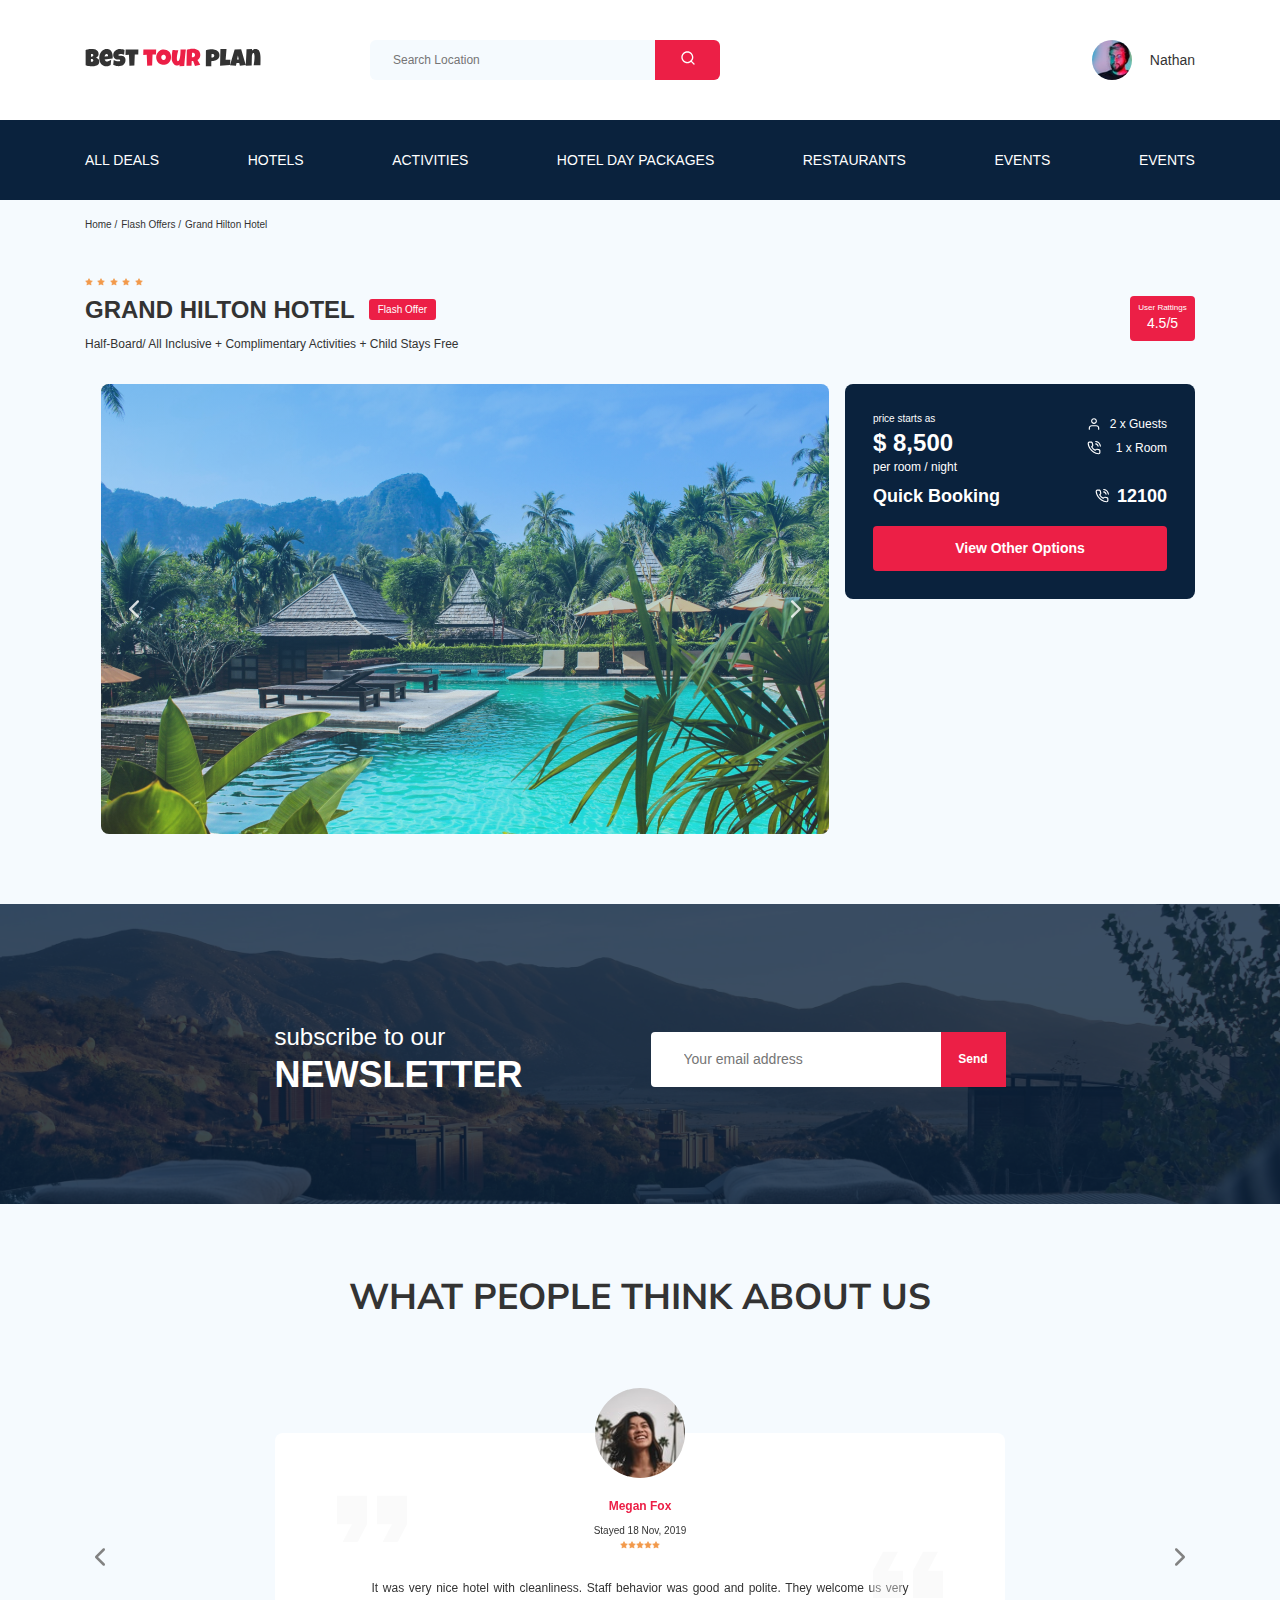
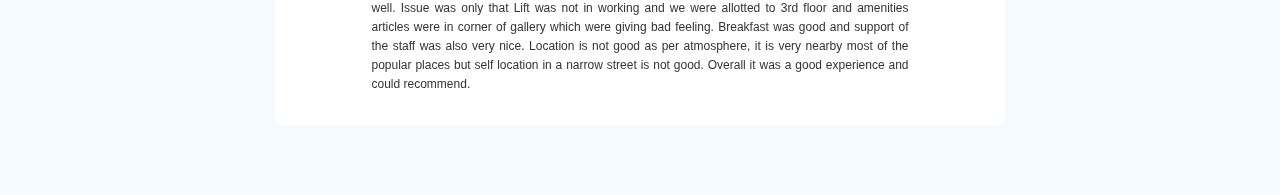
<file: book/index.html>
<!DOCTYPE html>
<html lang="ru">
<head>
    <meta charset="UTF-8">
    <meta http-equiv="X-UA-Compatible" content="IE=edge">
    <meta name="viewport" content="width=device-width, initial-scale=1.0">
    <link rel="preconnect" href="https://fonts.googleapis.com">
    <link rel="preconnect" href="https://fonts.gstatic.com" crossorigin>
    <link href="https://fonts.googleapis.com/css2?family=Luckiest+Guy&family=Mulish:wght@300;400;600;700&family=Nunito:wght@400;600;800&display=swap" rel="stylesheet">
    <link rel="stylesheet" href="css/swiper-bundle.min.css">
    <link rel="stylesheet" href="css/style.css">
    <title>Tour</title>
</head>
<body>
    <header class="navbar">
        <div class="container">
            <div class="navbar-top">
                <a href="#" class="logo">
                    <img src="img/logo.svg" alt="logo" class="logo__img" />
                </a>

                <form action="#" class="search navbar__search">
                    <input type="text" class="search__input" placeholder="Search Location">
                    <button class="search__button">
                        <img src="img/search.svg" alt="search" />
                    </button>
                </form>

                <a href="#" class="user navbar__user">
                    <img src="img/user-avatar.jfif" 
                    alt="ava" 
                    class="user__ava" />
                <span class="user__name">Nathan</span>
                </a>
                <button class="menu-button navbar-top__menu-button">
                    <span class="menu-button__line"></span>
                    <span class="menu-button__line"></span>
                    <span class="menu-button__line"></span>
                </button>
                </div>
        </div>
        <div class="navbar-bottom">
            <div class="container">
                <ul class="navbar-menu">
                    <li class="navbar-menu__item"><a href="#" class="navbar-menu__link">All Deals</a></li>
                    <li class="navbar-menu__item"><a href="#" class="navbar-menu__link">Hotels</a></li>
                    <li class="navbar-menu__item"><a href="#" class="navbar-menu__link">Activities</a></li>
                    <li class="navbar-menu__item"><a href="#" class="navbar-menu__link">Hotel Day Packages</a></li>
                    <li class="navbar-menu__item"><a href="#" class="navbar-menu__link">Restaurants</a></li>
                    <li class="navbar-menu__item"><a href="#" class="navbar-menu__link">Events</a></li>
                    <li class="navbar-menu__item"><a href="#" class="navbar-menu__link">Events</a></li>
                </ul>
            </div>
        </div>
                
    </header>
    <nav class="breadcrumb">
    <div class="container">
        <ul class="breadcrumb-list">
            <li class="breadcrumb-list__item">
                <a href="#" class="breadcrumb-list__link">Home </a></li>
            <li class="breadcrumb-list__item">
                <a href="#" class="breadcrumb-list__link">Flash Offers </a></li>
            <li class="breadcrumb-list__item">Grand Hilton Hotel </li>
        </ul>
    </div>
    </nav>
    <section class="hotel">
        <div class="container">
            <div class="hotel-info">
                <div class="hotel-info__text">
                    <div class="hotel-wrapper">
                    <div class="stars"> 
                        <img src="img/Star.svg" alt="Star" class="img-star">
                        <img src="img/Star.svg" alt="Star" class="img-star">
                        <img src="img/Star.svg" alt="Star" class="img-star">
                        <img src="img/Star.svg" alt="Star" class="img-star">
                        <img src="img/Star.svg" alt="Star" class="img-star">
                    </div>
                    <h1 class="hotel-name hotel-info__name">GRAND HILTON HOTEL</h1>
                    <span class="offer hotel-info__offer">Flash Offer</span>
                    </div>
                    <p class="hotel-description hotel-info__description">Half-Board/ All Inclusive + Complimentary Activities + Child Stays Free</p>
                </div>
                <div class="rating hotel-info__rating">
                    <span class="rating__text">User Rattings</span>
                    <span class="rating__counter">4.5/5</span>
                </div>
            </div>
            <div class="hotel-grid">
    <div class="swiper hotel-slider hotel__slider">
  <!-- Additional required wrapper -->
  <div class="swiper-wrapper">
    <!-- Slides -->
    <div class="swiper-slide hotel-slider__item">
        <img class="hotel-slider__img" src="img/slide1.jpg" alt="img">
    </div>
    <div class="swiper-slide hotel-slider__item">
        <img class="hotel-slider__img" src="img/slide1.jpg" alt="img">
    </div>
    <div class="swiper-slide hotel-slider__item">
        <img class="hotel-slider__img" src="img/slide1.jpg" alt="img">
    </div>
  </div>
  <!-- If we need navigation buttons -->
  <button class="hotel-slider__button hotel-slider__button--prev"></button>
  <button class="hotel-slider__button hotel-slider__button--next"></button>

        </div>   
<div class="hotel-right">
    <div class="booking">
       <div class="booking__info">
           <div class="booking__price">
               <span class="booking__start">price starts as</span>
               <strong class="booking__pricetag">$ 8,500</strong>
               <span class="booking__per-room">per room / night</span> 
           </div>
           <div class="booking-room">
               <div class="booking__text">
                   <img src="img/user.svg" alt="" class="booking_icon">
                   <span class="booking-des">2 x Guests</span>
               </div>
                <div class="booking__text">
                   <img src="img/phone.svg" alt="" class="booking_icon">
                   <span class="booking-des">1 x Room</span>
               </div>
           </div>
       </div>
       <div class="booking__call-center">
            <span class="booking__heading">Quick Booking</span>
            <a class="booking__number" href="tel:12100">
                <img src="img/phone.svg" alt="" class=""><span class="booking__num">12100</span>
            </a>
       </div>
       <button class="button booking__button">View Other Options</button>
    </div>
    <div class="map">
<iframe src="https://www.google.com/maps/embed?pb=!1m18!1m12!1m3!1d3955.0046814309244!2d79.80141631459692!3d7.574466994537737!2m3!1f0!2f0!3f0!3m2!1i1024!2i768!4f13.1!3m3!1m2!1s0x3ae2c96110de8289%3A0x3fd7668bc2d85eb9!2sGrand%20Hilton%20Hotel!5e0!3m2!1sru!2sru!4v1632771466747!5m2!1sru!2sru" width="100%" height="213" style="border:0;" allowfullscreen="" loading="lazy"></iframe>
    </div> 
</div>
    </div>
            <!-- /.hotel-grid -->
        </div>
    </section>
    <section class="newsledder">
        <div class="newsledder-wrapper">
            <h2 class="newsledder-title newsledder__title">subscribe to our
            <span class="newsledder-title__strong">Newsletter
            </span>
        </h2>
            <form action="#" class="subscribe newsledder__subscribe">
            <input type="text" class="subscribe__input" placeholder="Your email address">
                <button class="subscribe__button">Send</button>
            </form>
        </div>
    </section>
    <section class="reviews">
        <div class="container">
            <h2 class="reviews__title">What people think about us</h2>
        <div class="swiper reviews-slider">
            <div class="swiper-wrapper">
                <div class="swiper-slide">
                    <div class="reviews-slider__item">
                        <div class="reviews-slider__profile">
                            <img src="img/avatar-rev.jfif" alt="ava" class="reviews-slider__avatar">
                            <h3 class="reviews-slider__username">Megan Fox</h3>
                            <span class="reviews-slider__date">Stayed 18 Nov, 2019</span>
                            <div class="reviews-slider__rating"> 
                                <img src="img/Star.svg" alt="Star" class="img-star">
                                <img src="img/Star.svg" alt="Star" class="img-star">
                                <img src="img/Star.svg" alt="Star" class="img-star">
                                <img src="img/Star.svg" alt="Star" class="img-star">
                                <img src="img/Star.svg" alt="Star" class="img-star">
                            </div>
                        </div>
                        <p class="reviews-slider__text">
                            It was very nice hotel with cleanliness. Staff behavior was good and polite. They welcome us very well. Issue was only that Lift was not in working and we were allotted to 3rd floor and amenities articles were in corner of gallery which were giving bad feeling. Breakfast was good and support of the staff was also very nice. Location is not good as per atmosphere, it is very nearby most of the popular places but self location in a narrow street is not good. Overall it was a good experience and could recommend. 
                        </p>
                    </div>
                </div>
                <div class="swiper-slide">
                    <div class="reviews-slider__item">
                        <div class="reviews-slider__profile">
                            <img src="img/avatar-rev.jfif" alt="ava" class="reviews-slider__avatar">
                            <h3 class="reviews-slider__username">Hilary</h3>
                            <span class="reviews-slider__date">Stayed 18 Nov, 2019</span>
                            <div class="reviews-slider__rating"> 
                                <img src="img/Star.svg" alt="Star" class="img-star">
                                <img src="img/Star.svg" alt="Star" class="img-star">
                                <img src="img/Star.svg" alt="Star" class="img-star">
                                <img src="img/Star.svg" alt="Star" class="img-star">
                                <img src="img/Star.svg" alt="Star" class="img-star">
                            </div>
                        </div>
                        <p class="reviews-slider__text">
                            It was very nice hotel with cleanliness. Staff behavior was good and polite. They welcome us very well. Issue was only that Lift was not in working and we were allotted to 3rd floor and amenities articles were in corner of gallery which were giving bad feeling. Breakfast was good and support of the staff was also very nice. Location is not good as per atmosphere, it is very nearby most of the popular places but self location in a narrow street is not good. Overall it was a good experience and could recommend. 
                        </p>
                    </div>
                </div>
                <div class="swiper-slide">
                    <div class="reviews-slider__item">
                        <div class="reviews-slider__profile">
                            <img src="img/avatar-rev.jfif" alt="ava" class="reviews-slider__avatar">
                            <h3 class="reviews-slider__username">Megan Fox</h3>
                            <span class="reviews-slider__date">Stayed 18 Nov, 2019</span>
                            <div class="reviews-slider__rating"> 
                                <img src="img/Star.svg" alt="Star" class="img-star">
                                <img src="img/Star.svg" alt="Star" class="img-star">
                                <img src="img/Star.svg" alt="Star" class="img-star">
                                <img src="img/Star.svg" alt="Star" class="img-star">
                                <img src="img/Star.svg" alt="Star" class="img-star">
                            </div>
                        </div>
                        <p class="reviews-slider__text">
                            It was very nice hotel with cleanliness. Staff behavior was good and polite. They welcome us very well. Issue was only that Lift was not in working and we were allotted to 3rd floor and amenities articles were in corner of gallery which were giving bad feeling. Breakfast was good and support of the staff was also very nice. Location is not good as per atmosphere, it is very nearby most of the popular places but self location in a narrow street is not good. Overall it was a good experience and could recommend. 
                        </p>
                    </div>
                </div>
                </div>
            <!-- If we need navigation buttons -->
  <button class="reviews-slider__button reviews-slider__button--prev"></button>
  <button class="reviews-slider__button reviews-slider__button--next"></button>

            </div>
            </div>
        <!-- /.container -->
    </section>
    <script src="js/swiper-bundle.min.js"></script>
    <script src="js/main.js"></script>
</body>
</html>
</file>
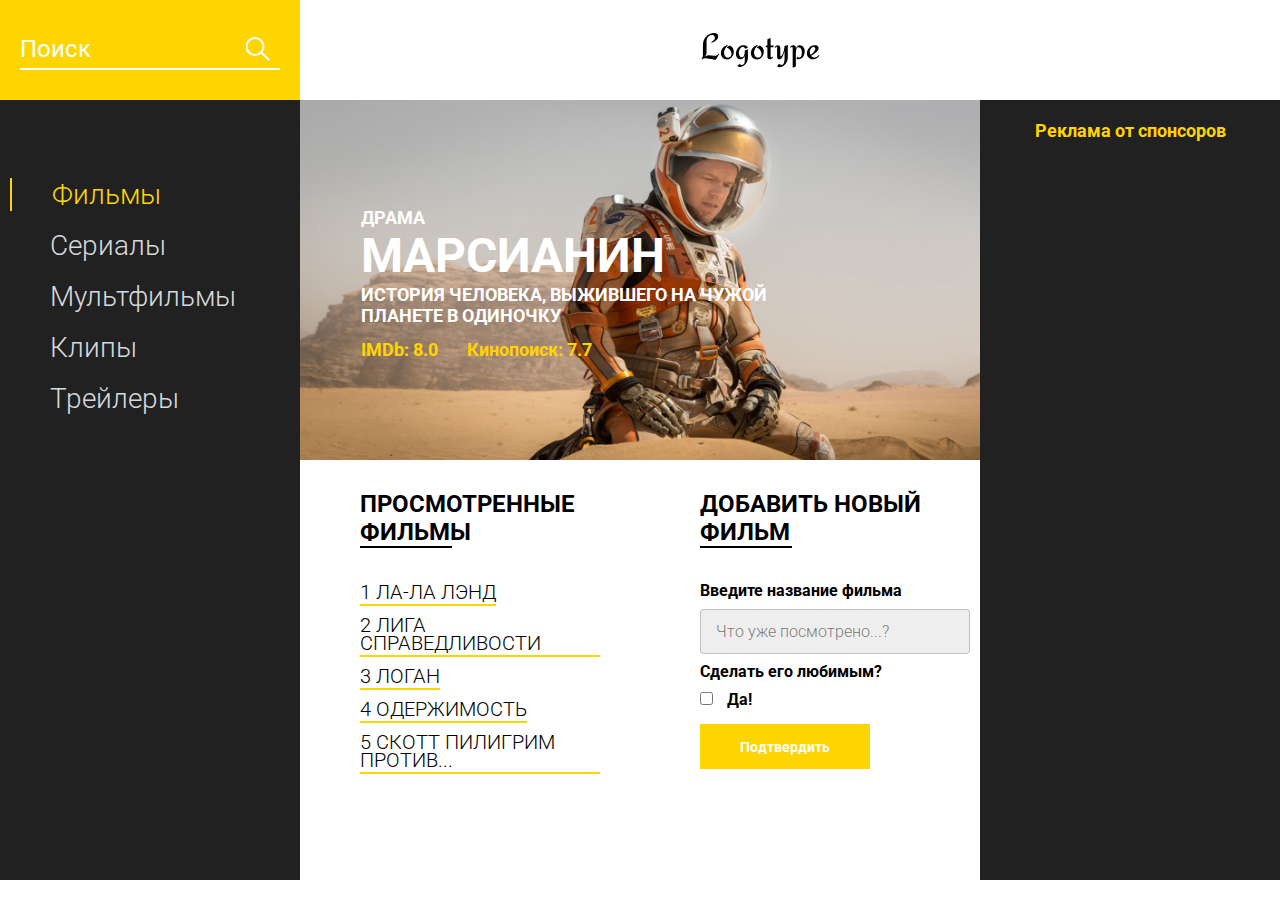
<file: project/index.html>
<!DOCTYPE html>
<html lang="en">
<head>
    <meta charset="UTF-8">
    <meta name="viewport" content="width=device-width, initial-scale=1.0">
    <title>Movie DB</title>
    <link href="https://fonts.googleapis.com/css?family=Roboto:300,400,700&display=swap&subset=cyrillic-ext" rel="stylesheet">
    <link rel="stylesheet" href="css/style.min.css">
</head>
<body>
    <header class="header">
        <div class="header__search">
            <form action="#">
                <input type="text" placeholder="Поиск">
            </form>
        </div>
        <div class="header__logo">
            <img src="icons/Logotype.svg" alt="logo">
        </div>
    </header>
    <main class="promo">
        <div class="promo__menu">
            <nav class="promo__menu-list">
                <ul>
                    <li><a class="promo__menu-item promo__menu-item_active" href="#">Фильмы</a></li>
                    <li><a class="promo__menu-item" href="#">Сериалы</a></li>
                    <li><a class="promo__menu-item" href="#">Мультфильмы</a></li>
                    <li><a class="promo__menu-item" href="#">Клипы</a></li>
                    <li><a class="promo__menu-item" href="#">Трейлеры</a></li>
                </ul>
            </nav>
        </div>
        <div class="promo__content">
            <div class="promo__bg">
                <div class="promo__genre">КОМЕДИЯ</div>
                <div class="promo__title">МАРСИАНИН</div>
                <div class="promo__descr">ИСТОРИЯ ЧЕЛОВЕКА, ВЫЖИВШЕГО НА ЧУЖОЙ ПЛАНЕТЕ В ОДИНОЧКУ</div>
                <div class="promo__ratings">
                    <span>IMDb: 8.0</span>
                    <span>Кинопоиск: 7.7</span>
                </div>
            </div>
            <div class="promo__interactive">
                <div>
                    <div class="promo__interactive-title">ПРОСМОТРЕННЫЕ ФИЛЬМЫ</div>
                    <ul class="promo__interactive-list">
                        <li class="promo__interactive-item">ЛОГАН
                            <div class="delete"></div>
                        </li>
                        <li class="promo__interactive-item">ЛИГА СПРАВЕДЛИВОСТИ
                            <div class="delete"></div>
                        </li>
                        <li class="promo__interactive-item">ЛА-ЛА ЛЭНД
                            <div class="delete"></div>
                        </li>
                        <li class="promo__interactive-item">ОДЕРЖИМОСТЬ
                            <div class="delete"></div>
                        </li>
                        <li class="promo__interactive-item">СКОТТ ПИЛИГРИМ ПРОТИВ...
                            <div class="delete"></div>
                        </li>
                    </ul>
                </div>
                <div>
                    <form class="add">
                        <div class="promo__interactive-title">ДОБАВИТЬ НОВЫЙ ФИЛЬМ</div>
                        <span>Введите название фильма</span>
                        <input class="adding__input" type="text" placeholder="Что уже посмотрено...?">
                        <span>Сделать его любимым?</span>
                        <input type="checkbox">
                        <span class="yes">Да!</span>
                        <button>Подтвердить</button>
                    </form>
                </div>
            </div>
        </div>
        <div class="promo__adv">
            <div class="promo__adv-title">Реклама от спонсоров</div>
            <img src="img/content_1.jpg" alt="some picture">
            <img src="img/content_2.jpg" alt="some picture">
            <img src="img/content_3.png" alt="some picture">
        </div>
    </main>

    <script src="js/script.js"></script>
</body>
</html>
</file>
<file: book/css/style.css>
* {
  -webkit-box-sizing: border-box;
          box-sizing: border-box;
}

body {
  font-family: 'Muli', sans-serif;
  color: #333333;
  background-color: #F5FAFE;
}

.container {
  max-width: 1110px;
  margin: auto;
}

img {
  max-width: 100%;
}

.navbar {
  background: #ffffff;
}

.navbar-top {
  display: -webkit-box;
  display: -ms-flexbox;
  display: flex;
  -webkit-box-align: center;
      -ms-flex-align: center;
          align-items: center;
  -webkit-box-pack: justify;
      -ms-flex-pack: justify;
          justify-content: space-between;
  padding-top: 40px;
  padding-bottom: 40px;
}

.navbar__search {
  margin-right: auto;
  margin-left: 108px;
}

.navbar-top__menu-button {
  display: none;
}

.navbar-bottom {
  background-color: #0A223D;
}

.navbar-menu {
  list-style: none;
  margin: 0;
  padding: 31px 0;
  display: flex;
  align-items: center;
  justify-content: space-between;
  color: white;
}

.navbar-menu__link {
  color: inherit;
  text-decoration: none;
  text-transform: uppercase;
  font-size: 14px;
  line-height: 18px;
}


.logo {
  width: 177px;
}

.search {
  display: -webkit-box;
  display: -ms-flexbox;
  display: flex;
  position: relative;
  overflow: hidden;
  border-radius: 6px;
  height: 40px;
}

.search__input {
  width: 350px;
  height: 100%;
  padding-left: 23px;
  background-color: #F5FAFE;
  border: none;
  font-size: 12px;
  line-height: 15px;
  color: #333333;
  padding-right: 75px;
}

.search__button {
  top: 0;
  right: 0;
  position: absolute;
  width: 65px;
  height: 100%;
  border: none;
  background-color: #EC1F46;
}

.user {
  display: -webkit-box;
  display: -ms-flexbox;
  display: flex;
  -webkit-box-align: center;
      -ms-flex-align: center;
          align-items: center;
  text-decoration: none;
}

.user__ava {
  width: 40px;
  height: 40px;
  border-radius: 50%;
  -o-object-fit: cover;
     object-fit: cover;
}

.user__name {
margin-left: 18px ;
font-size: 14px ;
line-height: 18px ;
color: #333333;
}

.breadcrumb-list__item {
  font-size: 10px;
  line-height: 13px;
}

.breadcrumb-list {
  display: flex;
  list-style: none;
  padding: 18px 0;
  margin: 0;
}

.breadcrumb-list__link {
  text-decoration: none;
  color: inherit;
}

.breadcrumb-list__item:not(:last-child)::after {
  content: '/';
  margin-right: 4px;
}

.hotel {
  padding-top: 23px;
  padding-bottom: 70px;
}

.hotel-info {
  display: flex;
  align-items: center;
  justify-content: space-between;
  padding-bottom: 20px;
}

.hotel-info__offer {
  margin-left: 14px;
  margin-top: 4px;
  cursor: pointer;
}

.hotel-info__name {
  margin-top: 4px;
  margin-bottom: 0;
}

.hotel-name {
  font-size: 24px;
  line-height: 30px;
}


.hotel-wrapper {
  display: flex;
  flex-wrap: wrap;
  align-items: center;
}


.stars {
  flex-basis: 100%; /*чтобы соскочил на новую строчку*/
}

.offer {
  font-size: 10px;
  line-height: 13px;
  padding: 4px 9px;
  background-color: #EC1F46;
  border-radius: 3px;
  color: white;
}

.hotel-description {
  font-size: 12px;
  line-height: 15px;
}

.hotel-grid {
  display: flex;
  justify-content: space-between;
}

.hotel-right {
  display: flex;
  flex-direction: column;
  justify-content: space-between;
}

.rating {
  max-width: 65px;
  min-height: 45px;
  text-align: center;
  color: #ffffff;
  background-color: #EC1F46;
  border-radius: 4px;
}

.rating__text {
  font-size: 8px;
  line-height: 10px;
}

.rating__counter {
  font-size: 14px;
  line-height: 18px;
}

.hotel-slider__item {
  width: 100%;
  height: 100%;
  position: relative;
  border-radius: 8px;
  overflow: hidden;
}

.hotel-slider__item::after {
  content: '';
  width: 100%;
  height: 100%;
  position: absolute;
  top: 0;
  bottom: 0;
  left: 0;
  right: 0;
  background: linear-gradient(180deg, rgba(0, 122, 223, 0.48) 0%, rgba(255, 255, 255, 0.128) 100%);
  z-index: 10;
}

.hotel-slider {
  width: 728px;
  height: 450px;
}

.hotel-slider__button {
  position: absolute;
  top: 50%;
  transform: translateY(-50%);
  z-index: 99;
  width: 30px;
  height: 30px;
  border: none;
  cursor: pointer;
  background-color:transparent;
}

.hotel-slider__button--next {
  right: 18px;
  background-image: url(../img/arrow-right.png);
  background-repeat: no-repeat;
  background-position: center;
  background-size: 10px;
}

.hotel-slider__button--prev {
  left: 18px;
  background-image: url(../img/arrow-left.png);
  background-repeat: no-repeat;
  background-position: center;
  background-size: 10px;
}

.booking {
  background: #0A223D;
  color:#ffffff;
  border-radius: 8px;
  width: 350px;
  min-height: 210px;
  padding: 28px;
}

.booking__info {
  display: flex;
  justify-content: space-between;
  margin-bottom: 9px;
}

.booking__price {
  display: flex;
  flex-direction: column;
}

.booking__start {
  font-weight: normal;
  font-size: 10px;
  line-height: 14px;
}

.booking__pricetag {
  font-style: normal;
  font-weight: 800;
  font-size: 24px;
  line-height: 33px;
}

.booking__per-room {
  font-weight: normal;
  font-size: 12px;
  line-height: 16px;
}

.booking-room {
  margin-top: 4px;
}

.booking__text {
  display: flex;
  align-items: center;
  justify-content: space-between;
  margin-bottom: 8px;
  font-weight: normal;
  font-size: 12px;
  line-height: 16px;
}

.booking-des {
margin-left: 9px;
} 

.booking__call-center {
  display: flex;
  justify-content: space-between;
  align-items: center;
  margin-bottom: 17px;
}

.booking__heading {
  font-style: normal;
  font-weight: 600;
  font-size: 18px;
  line-height: 25px;
}

.booking__number {
  display: flex;
  align-items: center;
  justify-content: space-between;
  text-decoration: none;
  color: inherit;
  font-weight: 600;
  font-size: 18px;
  line-height: 25px;
}

.booking__num {
  margin-left: 8px;
}

.booking__button {
  width: 100%;
  min-height: 45px;
  font-weight: 600;
  font-size: 14px;
  line-height: 19px;
  border-radius: 4px;
  background-color: #EC1F46;
  border: none;
  color: #ffffff;
  cursor: pointer;
}

.map {
  width: 347px;
  height: 213px;
  border-radius: 10px;
  overflow: hidden;
}

.newsledder {
  position: relative;
  padding: 98px 0 87px 0;
  background-image: url(../img/back.jfif);
  background-position:center;
  background-repeat: no-repeat;
  background-size: cover;
}

.newsledder::before {
  content: '';
  position: absolute;
  top: 0;
  bottom: 0;
  right: 0;
  left: 0;
  width: 100%;
  height: 100%;
  background-color:rgba(10, 34, 61, 0.8);
}

.newsledder-wrapper {
  position: relative;
  display: flex;
  align-items: center;
  justify-content: space-between;
  max-width: 731px;
  margin: auto;
}

.newsledder-title {
  color: #ffffff;
  font-weight: 300;
  font-size: 24px;
  line-height: 30px;
}

.newsledder-title__strong {
  display: block;
  font-weight: 600;
  font-size: 36px;
  line-height: 45px;
  text-transform: uppercase;
}

.subscribe {
  position: relative;
  width: 355px;
  height: 55px;
}

.subscribe__input {
  position: absolute;
  width: 100%;
  height: 100%;
  border: none;
  border-radius: 4px;
  overflow: hidden;
  padding-left: 33px;
  padding-right: 75px;
  font-style: normal;
  font-weight: 300;
  font-size: 14px;
  line-height: 18px;
}

.subscribe__button {
  position: absolute;
  min-width: 65px;
  right: 0;
  top: 0;
  height: 100%;
  border: none;
  background-color: #EC1F46;
  color: #ffffff;
  font-style: normal;
  font-weight: bold;
  font-size: 12px;
  line-height: 15px;
}

.reviews {
  padding: 40px 0 70px 0;
}

.reviews__title {
  font-family: Mulish;
  font-style: normal;
  font-weight: bold;
  font-size: 36px;
  line-height: 45px;
  text-align: center;
  text-transform: uppercase;
  margin-bottom: 70px;
}

.reviews-slider__item {
  position: relative;
  display: flex;
  flex-direction: column;
  align-items: center;
  max-width: 730px;
  margin: 45px auto 0;
  background-color:#ffffff;
  border-radius: 8px;
  padding: 0 62px 30px;
}

.reviews-slider__item::before {
  content: '';
  position: absolute;
  top: 62px;
  left: 62px;
  width: 70px;
  height: 47px;
  background-image: url(../img/quate-left.svg);
  background-repeat: no-repeat;
}

.reviews-slider__item::after {
  content: '';
  position: absolute;
  top: 118px;
  right: 62px;
  width: 70px;
  height: 47px;
  background-image: url(../img/quote-right.svg);
  background-repeat: no-repeat;
}

.reviews-slider__profile {
  display: flex;
  flex-direction: column;
  align-items: center;
  margin-top: -45px;
  margin-bottom: 30px;
}

.reviews-slider__avatar {
  width: 90px;
  height: 90px;
  border-radius:50%;
  object-fit: cover;
  margin-bottom: 9px;
}

.reviews-slider__username {
  font-weight: bold;
  font-size: 12px;
  line-height: 15px;
  color: #EC1F46;
  margin-bottom: 10px;
}

.reviews-slider__date {
  font-style: normal;
  font-weight: normal;
  font-size: 10px;
  line-height: 13px;
  margin-bottom: 4px;
}

.reviews-slider__rating {
  display: flex;
  align-items: center;
}

.reviews-slider__text {
  max-width: 537px;
  font-weight: normal;
  font-size: 12px;
  line-height: 160%;
  text-align: justify;
  margin: auto;
}

.reviews-slider__button {
  position: absolute;
  top: 50%;
  transform: translateY(-50%);
  width: 30px;
  height: 30px;
  background-repeat:no-repeat;
  background-size: 10px;
  background-position: center;
  border: none;
  background-color: transparent;
  cursor: pointer;
  z-index: 99;
}

.reviews-slider__button--prev {
  background-image: url(../img/arrow-rex-left.svg);
  left: 0;
}

.reviews-slider__button--next {
  background-image: url(../img/arrow-rev-right.svg);
  right: 0;
}

@media (max-width: 1200px) {
  .container {
    max-width: 960px;
  }
  .slider {
    width: 590px;
  }
  .hotel-slider__img {
    width: 100%;
    height: 100%;
    object-fit: cover;
  }
}

@media (max-width: 992px) {
  .container,
  .newsledder-wrapper {
    max-width: 700px;
  }

  .logo {
    width: 132px;
  }

  .navbar-top {
    padding-bottom: 30px;
  }

  .navbar__search {
    margin-left: auto;

  }

  .navbar-menu {
    padding-top: 22px;
    padding-bottom: 22px;
  }

  .navbar-menu__link {
    font-size: 12px;
    line-height: 15px;
  }

  .search__input {
    width: 340px;
  }

  .hotel-grid {
    flex-direction: column;
  }

  .hotel__slider {
    margin-bottom: 30px;
  }

  .hotel-right {
    flex-direction: row;
  }

  .booking {
    width: 340px;
  }

  .hotel-slider {
    width: 100%;
  }
  .map {
    width: 340px;
  }
  .reviews-slider__item {
    max-width: 580px;
  }
}

@media (max-width: 768px) {
  .container {
    max-width: 576px;
    width: 92%;
  }

  .navbar-menu__link {
    font-size: 12px;
    line-height: 15px;
  }

  .navbar__search,
  .navbar-menu,
  .navbar__user {
    display: none;
  }

  .menu-button {
    display: flex;
    width: 16px;
    height: 11px;
    padding: 0;
    align-items: center;
    justify-content: space-between;
    flex-direction: column;
    border: none;
    background-color: #ffffff;
    cursor: pointer;
  }

  .menu-button__line {
    width: 16px;
    height: 1px;
    background-color: #333333;
  }

.stars {
    flex-basis: auto;
  }

.hotel-name {
  flex-basis: 100%;

}

.hotel-wrapper {
  justify-content: space-between;
}

  .hotel-info__rating {
    display: none;
  }

  .hotel-info__text {
    width: 100%;
  }

  .hotel-info__name {
    margin-top: 10px;
    margin-bottom: 0;
  }

  .hotel-info__description {
    margin: 5px 0;
  }

  .hotel-info__offer {
    order: -1;
    margin-left: 0;
  }
  .hotel-slider {
    height: 350px;
  }

    .hotel-right {
      flex-direction: column;
      min-height: 450px;
    }

  .booking {
    width: 100%;
  }
  .map {
    width: 100%;
  }
  .newsledder-wrapper {
    max-width: 576px;
    width: 92%;
    flex-direction: column;
    align-items: flex-start;
  }
  .reviews-slider__item {
    padding:0 30px 30px;
  }
  .reviews-slider__item::after, ::before {
    display: none;
  }
  .reviews-slider__button {
    top: 32px;
  }
  .reviews-slider__button--prev {
    left: 50%;
    margin-left: -65px;
    transform: translate(-50%, 0);
  }
  .reviews-slider__button--next {
    right: 50%;
    margin-right: -65px;
    transform: translate(50%, 0);
  }
}


@media (max-width: 576px) {
  .logo {
    width: 99px;
  }
  .hotel-slider {
    height: 250px;
  }
  .hotel__slider {
    margin-bottom: 20px;

  }
  .newsletter {
    padding: 76px 0 83px 0;
  }
  .newsledder__title {
    margin-bottom: 37px;
  }
  .subscribe {
    width: 100%;
  }
}

/*! normalize.css v8.0.1 | MIT License | github.com/necolas/normalize.css */
/* Document
   ========================================================================== */
/**
 * 1. Correct the line height in all browsers.
 * 2. Prevent adjustments of font size after orientation changes in iOS.
 */
html {
  line-height: 1.15;
  /* 1 */
  -webkit-text-size-adjust: 100%;
  /* 2 */
}

/* Sections
   ========================================================================== */
/**
 * Remove the margin in all browsers.
 */
body {
  margin: 0;
}

/**
 * Render the `main` element consistently in IE.
 */
main {
  display: block;
}

/**
 * Correct the font size and margin on `h1` elements within `section` and
 * `article` contexts in Chrome, Firefox, and Safari.
 */
h1 {
  font-size: 2em;
  margin: 0.67em 0;
}

/* Grouping content
   ========================================================================== */
/**
 * 1. Add the correct box sizing in Firefox.
 * 2. Show the overflow in Edge and IE.
 */
hr {
  -webkit-box-sizing: content-box;
  box-sizing: content-box;
  /* 1 */
  height: 0;
  /* 1 */
  overflow: visible;
  /* 2 */
}

/**
 * 1. Correct the inheritance and scaling of font size in all browsers.
 * 2. Correct the odd `em` font sizing in all browsers.
 */
pre {
  font-family: monospace, monospace;
  /* 1 */
  font-size: 1em;
  /* 2 */
}

/* Text-level semantics
   ========================================================================== */
/**
 * Remove the gray background on active links in IE 10.
 */
a {
  background-color: transparent;
}

/**
 * 1. Remove the bottom border in Chrome 57-
 * 2. Add the correct text decoration in Chrome, Edge, IE, Opera, and Safari.
 */
abbr[title] {
  border-bottom: none;
  /* 1 */
  text-decoration: underline;
  /* 2 */
  -webkit-text-decoration: underline dotted;
  text-decoration: underline dotted;
  /* 2 */
}

/**
 * Add the correct font weight in Chrome, Edge, and Safari.
 */
b,
strong {
  font-weight: bolder;
}

/**
 * 1. Correct the inheritance and scaling of font size in all browsers.
 * 2. Correct the odd `em` font sizing in all browsers.
 */
code,
kbd,
samp {
  font-family: monospace, monospace;
  /* 1 */
  font-size: 1em;
  /* 2 */
}

/**
 * Add the correct font size in all browsers.
 */
small {
  font-size: 80%;
}

/**
 * Prevent `sub` and `sup` elements from affecting the line height in
 * all browsers.
 */
sub,
sup {
  font-size: 75%;
  line-height: 0;
  position: relative;
  vertical-align: baseline;
}

sub {
  bottom: -0.25em;
}

sup {
  top: -0.5em;
}

/* Embedded content
   ========================================================================== */
/**
 * Remove the border on images inside links in IE 10.
 */
img {
  border-style: none;
}

/* Forms
   ========================================================================== */
/**
 * 1. Change the font styles in all browsers.
 * 2. Remove the margin in Firefox and Safari.
 */
button,
input,
optgroup,
select,
textarea {
  font-family: inherit;
  /* 1 */
  font-size: 100%;
  /* 1 */
  line-height: 1.15;
  /* 1 */
  margin: 0;
  /* 2 */
}

/**
 * Show the overflow in IE.
 * 1. Show the overflow in Edge.
 */
button,
input {
  /* 1 */
  overflow: visible;
}

/**
 * Remove the inheritance of text transform in Edge, Firefox, and IE.
 * 1. Remove the inheritance of text transform in Firefox.
 */
button,
select {
  /* 1 */
  text-transform: none;
}

/**
 * Correct the inability to style clickable types in iOS and Safari.
 */
button,
[type="button"],
[type="reset"],
[type="submit"] {
  -webkit-appearance: button;
}

/**
 * Remove the inner border and padding in Firefox.
 */
button::-moz-focus-inner,
[type="button"]::-moz-focus-inner,
[type="reset"]::-moz-focus-inner,
[type="submit"]::-moz-focus-inner {
  border-style: none;
  padding: 0;
}

/**
 * Restore the focus styles unset by the previous rule.
 */
button:-moz-focusring,
[type="button"]:-moz-focusring,
[type="reset"]:-moz-focusring,
[type="submit"]:-moz-focusring {
  outline: 1px dotted ButtonText;
}

/**
 * Correct the padding in Firefox.
 */
fieldset {
  padding: 0.35em 0.75em 0.625em;
}

/**
 * 1. Correct the text wrapping in Edge and IE.
 * 2. Correct the color inheritance from `fieldset` elements in IE.
 * 3. Remove the padding so developers are not caught out when they zero out
 *    `fieldset` elements in all browsers.
 */
legend {
  -webkit-box-sizing: border-box;
  box-sizing: border-box;
  /* 1 */
  color: inherit;
  /* 2 */
  display: table;
  /* 1 */
  max-width: 100%;
  /* 1 */
  padding: 0;
  /* 3 */
  white-space: normal;
  /* 1 */
}

/**
 * Add the correct vertical alignment in Chrome, Firefox, and Opera.
 */
progress {
  vertical-align: baseline;
}

/**
 * Remove the default vertical scrollbar in IE 10+.
 */
textarea {
  overflow: auto;
}

/**
 * 1. Add the correct box sizing in IE 10.
 * 2. Remove the padding in IE 10.
 */
[type="checkbox"],
[type="radio"] {
  -webkit-box-sizing: border-box;
  box-sizing: border-box;
  /* 1 */
  padding: 0;
  /* 2 */
}

/**
 * Correct the cursor style of increment and decrement buttons in Chrome.
 */
[type="number"]::-webkit-inner-spin-button,
[type="number"]::-webkit-outer-spin-button {
  height: auto;
}

/**
 * 1. Correct the odd appearance in Chrome and Safari.
 * 2. Correct the outline style in Safari.
 */
[type="search"] {
  -webkit-appearance: textfield;
  /* 1 */
  outline-offset: -2px;
  /* 2 */
}

/**
 * Remove the inner padding in Chrome and Safari on macOS.
 */
[type="search"]::-webkit-search-decoration {
  -webkit-appearance: none;
}

/**
 * 1. Correct the inability to style clickable types in iOS and Safari.
 * 2. Change font properties to `inherit` in Safari.
 */
::-webkit-file-upload-button {
  -webkit-appearance: button;
  /* 1 */
  font: inherit;
  /* 2 */
}

/* Interactive
   ========================================================================== */
/*
 * Add the correct display in Edge, IE 10+, and Firefox.
 */
details {
  display: block;
}

/*
 * Add the correct display in all browsers.
 */
summary {
  display: list-item;
}

/* Misc
   ========================================================================== */
/**
 * Add the correct display in IE 10+.
 */
template {
  display: none;
}

/**
 * Add the correct display in IE 10.
 */
[hidden] {
  display: none;
}

/*# sourceMappingURL=style.css.map */
</file>
<file: project/css/style.min.css>
*{-webkit-box-sizing:border-box;box-sizing:border-box;margin:0;padding:0;font-family:'Roboto', sans-serif}.header{display:-webkit-box;display:-ms-flexbox;display:flex;height:100px}.header__search{display:-webkit-box;display:-ms-flexbox;display:flex;-webkit-box-pack:center;-ms-flex-pack:center;justify-content:center;-webkit-box-align:center;-ms-flex-align:center;align-items:center;height:100%;width:300px;background:#FFD500}.header__search form{position:relative;width:260px;height:30px}.header__search form input{width:100%;border:none;border-bottom:2px solid #fff;background-color:transparent;color:#fff;font-size:24px;line-height:28px;padding-bottom:5px;outline:none}.header__search form input::-webkit-input-placeholder{color:#fff}.header__search form input:-ms-input-placeholder{color:#fff}.header__search form input::-ms-input-placeholder{color:#fff}.header__search form input::placeholder{color:#fff}.header__search form:after{content:'';display:block;position:absolute;top:2px;right:10px;background:url("../icons/search.svg") center center/cover no-repeat;width:24px;height:24px}.header__logo{display:-webkit-box;display:-ms-flexbox;display:flex;-webkit-box-pack:center;-ms-flex-pack:center;justify-content:center;-webkit-box-align:center;-ms-flex-align:center;align-items:center;height:100%;width:calc(100% - 360px)}.promo{height:780px;display:-webkit-box;display:-ms-flexbox;display:flex}.promo__menu{width:300px;height:100%;background:#212121;padding:60px 0 0 10px}.promo__menu-item{display:block;font-size:28px;line-height:33px;color:#D6D9DC;text-decoration:none;font-weight:300;padding-left:40px;margin-top:18px}.promo__menu-item:hover{color:#FFD500}.promo__menu-item_active{border-left:2px solid  #FFD500;color:#FFD500}.promo__content{width:calc(100% - 600px)}.promo__bg{height:360px;background:url("../img/mars.webp") center center/cover no-repeat;background-position:top;padding:107px 0 0 61px}.promo__genre{font-weight:bold;font-size:18px;line-height:21px;color:#FFFFFF;text-transform:uppercase}.promo__title{font-weight:bold;font-size:48px;line-height:56px;color:#FFFFFF;text-transform:uppercase}.promo__descr{width:481px;font-weight:bold;font-size:18px;line-height:21px;color:#FFFFFF;text-transform:uppercase}.promo__ratings{margin-top:13px}.promo__ratings span{font-weight:bold;font-size:18px;line-height:21px;color:#FFD500;margin-right:25px}.promo__interactive{display:-webkit-box;display:-ms-flexbox;display:flex}.promo__interactive>div{width:50%;padding:30px 0 0 60px}.promo__interactive-title{display:inline-block;font-weight:bold;font-size:24px;line-height:28px;color:#000000}.promo__interactive-title:after{content:'';display:block;width:33%;height:2px;background-color:#000}.promo__interactive-list{list-style-type:none;margin-top:35px;display:-webkit-box;display:-ms-flexbox;display:flex;-webkit-box-orient:vertical;-webkit-box-direction:normal;-ms-flex-direction:column;flex-direction:column;-webkit-box-align:start;-ms-flex-align:start;align-items:flex-start}.promo__interactive-item{display:inline-block;position:relative;font-weight:300;font-size:20px;line-height:18px;color:#000000;margin-bottom:15px;padding-right:40px;text-transform:uppercase}.promo__interactive-item span{display:block;position:absolute;left:-30px;top:50%;-webkit-transform:translateY(-50%);transform:translateY(-50%);width:20px;height:20px;background:url("../icons/Star.svg") center center/cover no-repeat}.promo__interactive-item:before{content:'';position:absolute;bottom:-5px;display:block;width:calc(100% - 40px);height:2px;background-color:#FFD500}.promo__interactive-item:hover .delete{content:'';display:block;position:absolute;right:0px;top:50%;-webkit-transform:translateY(-50%);transform:translateY(-50%);width:20px;height:20px;background:url("../icons/trash.png") center center/cover no-repeat;cursor:pointer}.promo__interactive .add .promo__interactive-title{margin-bottom:25px}.promo__interactive .add span{display:block;margin:10px 0;font-weight:bold;font-size:16px;line-height:16px;color:#000000}.promo__interactive .add .yes{display:inline;margin-left:10px}.promo__interactive .add input[type="text"]{width:270px;height:45px;line-height:50px;font-size:16px;background:rgba(196,196,196,0.29);border:1px solid rgba(0,0,0,0.19);padding:0 15px;outline:none;border-radius:4px}.promo__interactive .add input[type="text"]::-webkit-input-placeholder{font-weight:300;font-size:16px;color:rgba(0,0,0,0.53)}.promo__interactive .add input[type="text"]:-ms-input-placeholder{font-weight:300;font-size:16px;color:rgba(0,0,0,0.53)}.promo__interactive .add input[type="text"]::-ms-input-placeholder{font-weight:300;font-size:16px;color:rgba(0,0,0,0.53)}.promo__interactive .add input[type="text"]::placeholder{font-weight:300;font-size:16px;color:rgba(0,0,0,0.53)}.promo__interactive .add button{display:block;margin-top:15px;width:170px;height:45px;background:#FFD500;font-weight:bold;font-size:14px;line-height:14px;color:#FFFFFF;border:none;outline:none;cursor:pointer}.promo__interactive .add button:active{-webkit-transform:scale(0.95);transform:scale(0.95)}.promo__adv{background:#212121;width:300px;height:100%}.promo__adv-title{font-weight:bold;font-size:18px;line-height:21px;color:#FFD500;margin:20px 0;text-align:center}.promo__adv img{width:100%;margin-bottom:10px}
/*# sourceMappingURL=style.min.css.map */
</file>
